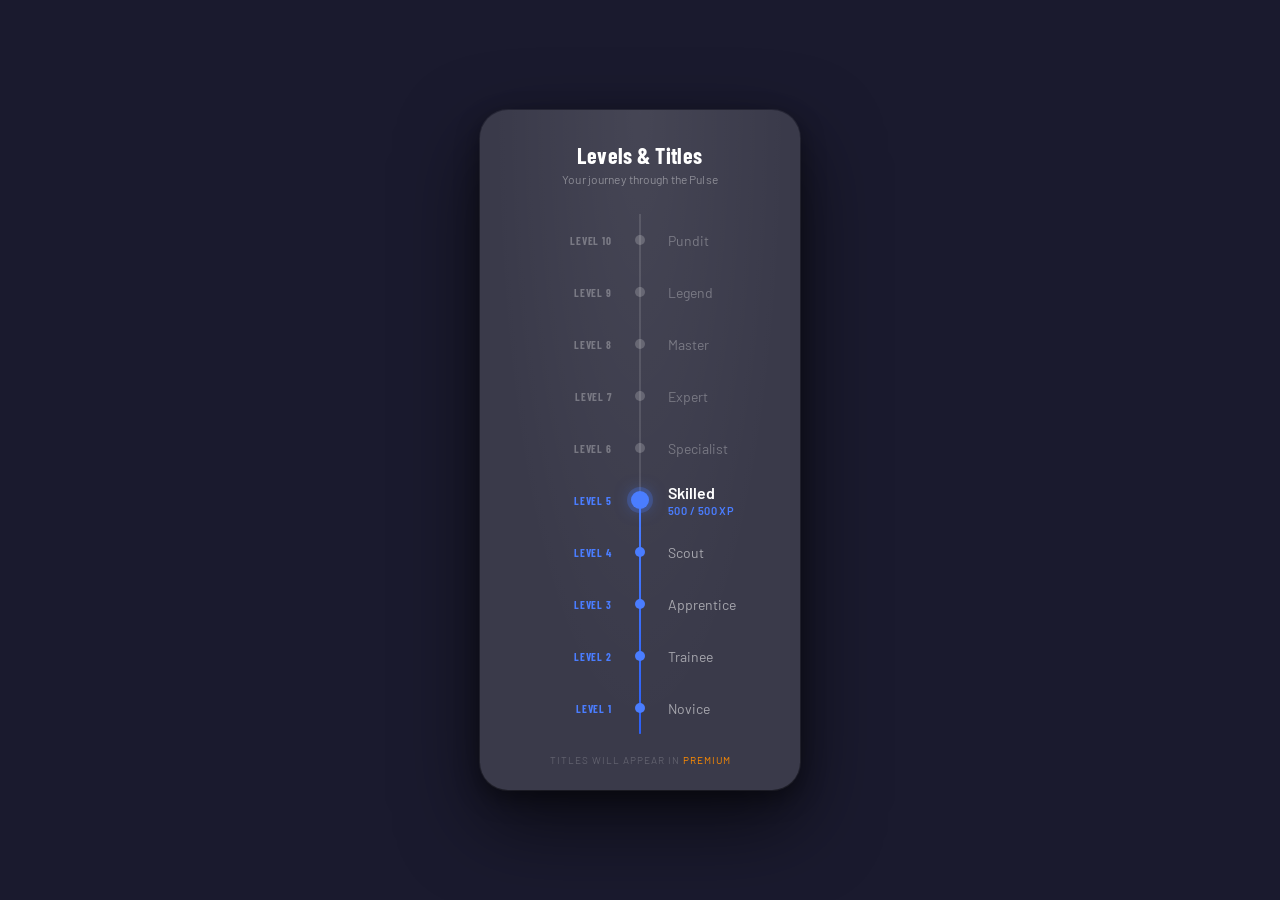
<file: level /index.html>
<!DOCTYPE html>
<html lang="en">
<head>
  <meta charset="UTF-8" />
  <meta name="viewport" content="width=device-width, initial-scale=1.0"/>
  <title>Levels & Titles</title>
  <link href="https://fonts.googleapis.com/css2?family=Barlow:wght@400;600;700&family=Barlow+Condensed:wght@600;700&display=swap" rel="stylesheet"/>
  <link rel="stylesheet" href="index.css"/>
</head>
<body>

  <div class="card">
    <div class="card-header">
      <h1>Levels &amp; Titles</h1>
      <p>Your journey through the Pulse</p>
    </div>

    <div class="timeline">
      <div class="track"><div class="track-fill"></div></div>

      <div class="level-row locked">
        <span class="level-label">LEVEL 10</span>
        <span class="dot"></span>
        <span class="level-title">Pundit</span>
      </div>

      <div class="level-row locked">
        <span class="level-label">LEVEL 9</span>
        <span class="dot"></span>
        <span class="level-title">Legend</span>
      </div>

      <div class="level-row locked">
        <span class="level-label">LEVEL 8</span>
        <span class="dot"></span>
        <span class="level-title">Master</span>
      </div>

      <div class="level-row locked">
        <span class="level-label">LEVEL 7</span>
        <span class="dot"></span>
        <span class="level-title">Expert</span>
      </div>

      <div class="level-row locked">
        <span class="level-label">LEVEL 6</span>
        <span class="dot"></span>
        <span class="level-title">Specialist</span>
      </div>

      <div class="level-row active">
        <span class="level-label">LEVEL 5</span>
        <span class="dot"></span>
        <span class="level-title">
          Skilled
          <span class="xp-badge">500 / 500 XP</span>
        </span>
      </div>

      <div class="level-row completed">
        <span class="level-label">LEVEL 4</span>
        <span class="dot"></span>
        <span class="level-title">Scout</span>
      </div>

      <div class="level-row completed">
        <span class="level-label">LEVEL 3</span>
        <span class="dot"></span>
        <span class="level-title">Apprentice</span>
      </div>

      <div class="level-row completed">
        <span class="level-label">LEVEL 2</span>
        <span class="dot"></span>
        <span class="level-title">Trainee</span>
      </div>

      <div class="level-row completed">
        <span class="level-label">LEVEL 1</span>
        <span class="dot"></span>
        <span class="level-title">Novice</span>
      </div>
    </div>

    <p class="footer-note">
      Titles will appear in <span class="premium">PREMIUM</span>
    </p>
  </div>

</body>
</html>
</file>
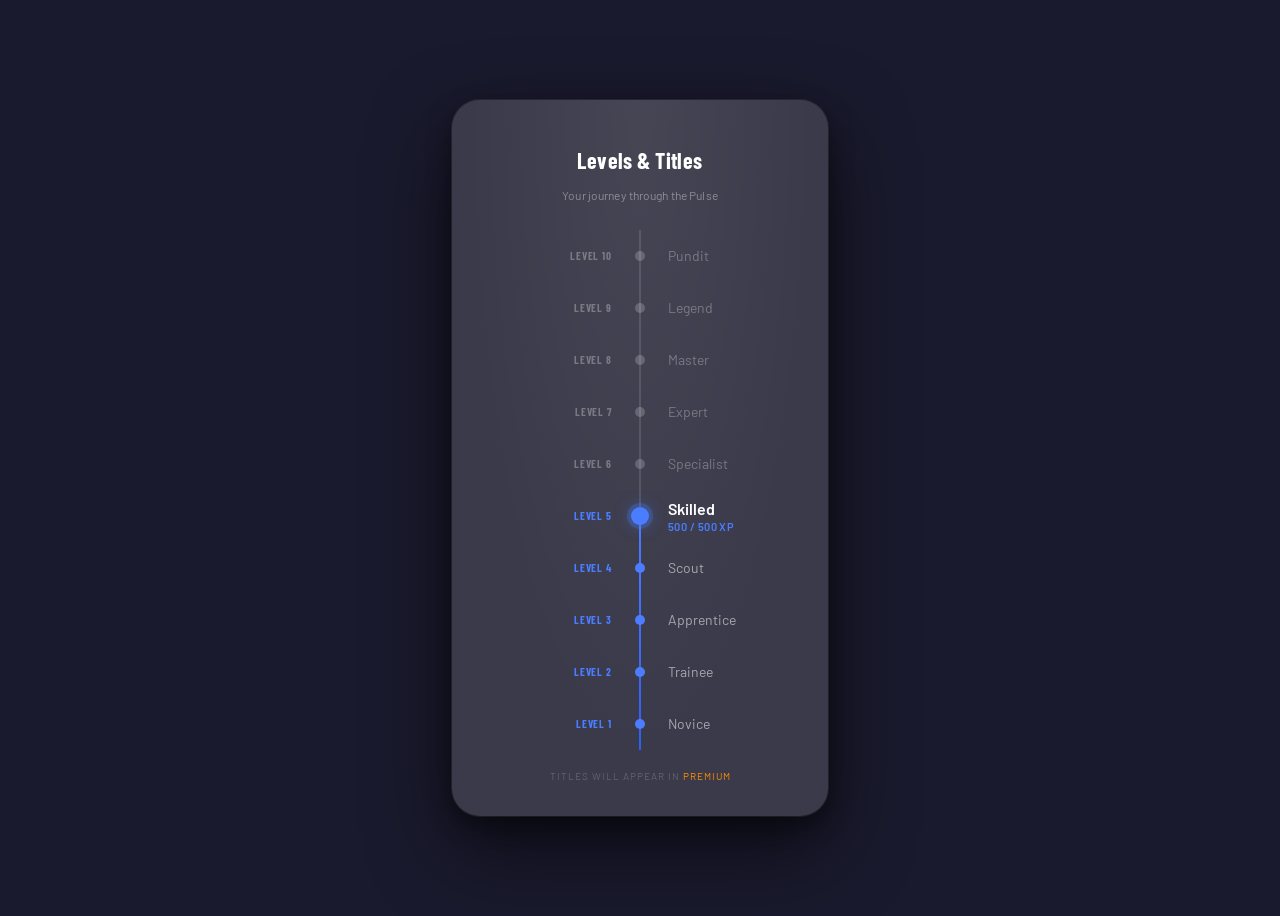
<file: level.html>
<!DOCTYPE html>
<html lang="en">
<head>
  <meta charset="UTF-8" />
  <meta name="viewport" content="width=device-width, initial-scale=1.0"/>
  <title>Levels & Titles</title>
  <link href="https://fonts.googleapis.com/css2?family=Barlow:wght@400;600;700&family=Barlow+Condensed:wght@600;700&display=swap" rel="stylesheet"/>
  <link rel="stylesheet" href="level.css"/>
</head>
<body>

  <div class="card">
    <div class="card-header">
      <h1>Levels &amp; Titles</h1>
      <p>Your journey through the Pulse</p>
    </div>

    <div class="timeline">
      <div class="track"><div class="track-fill"></div></div>

      <div class="level-row locked">
        <span class="level-label">LEVEL 10</span>
        <span class="dot"></span>
        <span class="level-title">Pundit</span>
      </div>

      <div class="level-row locked">
        <span class="level-label">LEVEL 9</span>
        <span class="dot"></span>
        <span class="level-title">Legend</span>
      </div>

      <div class="level-row locked">
        <span class="level-label">LEVEL 8</span>
        <span class="dot"></span>
        <span class="level-title">Master</span>
      </div>

      <div class="level-row locked">
        <span class="level-label">LEVEL 7</span>
        <span class="dot"></span>
        <span class="level-title">Expert</span>
      </div>

      <div class="level-row locked">
        <span class="level-label">LEVEL 6</span>
        <span class="dot"></span>
        <span class="level-title">Specialist</span>
      </div>

      <div class="level-row active">
        <span class="level-label">LEVEL 5</span>
        <span class="dot"></span>
        <span class="level-title">
          Skilled
          <span class="xp-badge">500 / 500 XP</span>
        </span>
      </div>

      <div class="level-row completed">
        <span class="level-label">LEVEL 4</span>
        <span class="dot"></span>
        <span class="level-title">Scout</span>
      </div>

      <div class="level-row completed">
        <span class="level-label">LEVEL 3</span>
        <span class="dot"></span>
        <span class="level-title">Apprentice</span>
      </div>

      <div class="level-row completed">
        <span class="level-label">LEVEL 2</span>
        <span class="dot"></span>
        <span class="level-title">Trainee</span>
      </div>

      <div class="level-row completed">
        <span class="level-label">LEVEL 1</span>
        <span class="dot"></span>
        <span class="level-title">Novice</span>
      </div>
    </div>

    <p class="footer-note">
      Titles will appear in <span class="premium">PREMIUM</span>
    </p>
  </div>

</body>
</html>
</file>
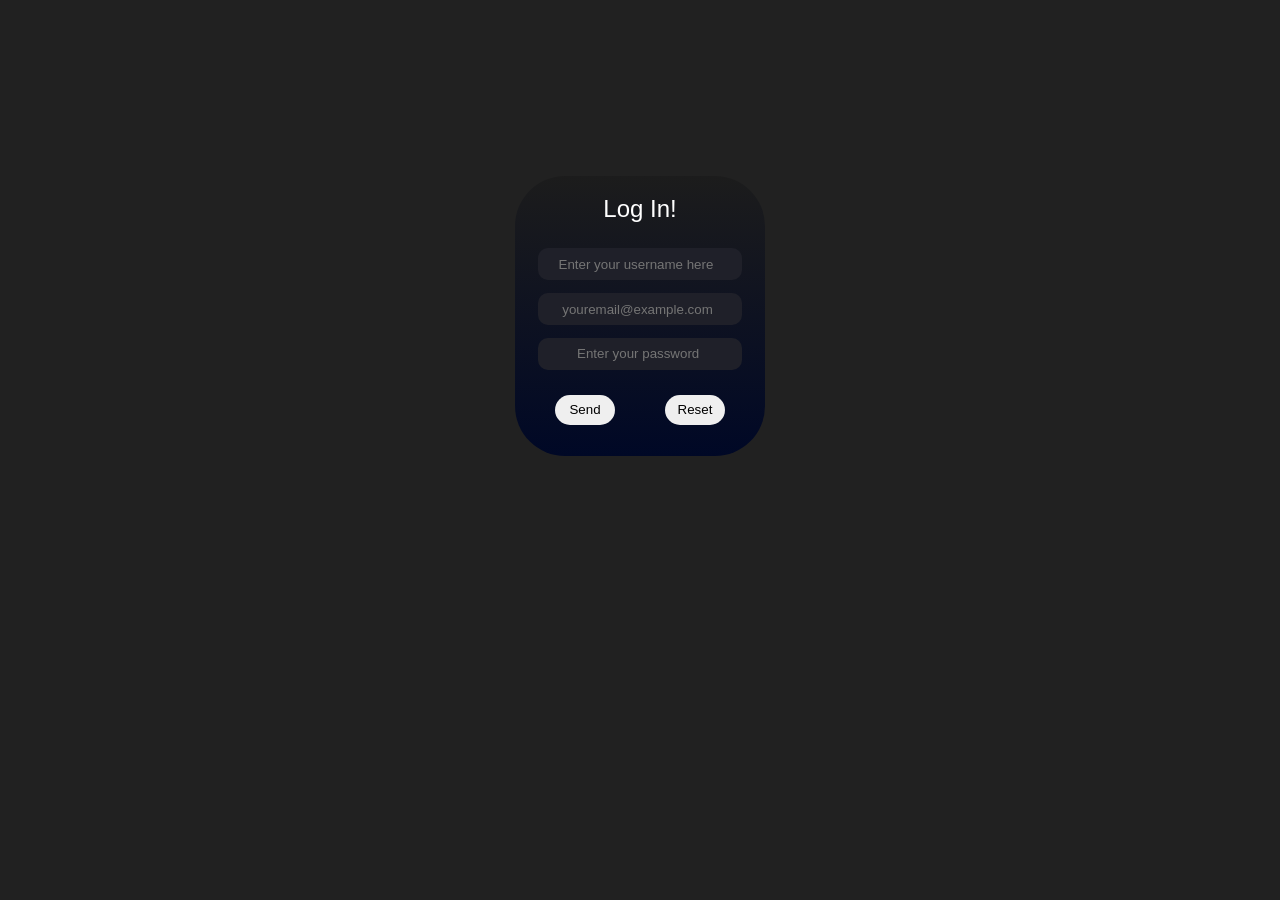
<file: login.html>
<!DOCTYPE html>
<html lang="en">
<head>
    <meta charset="UTF-8">
    <meta name="viewport" content="width=device-width, initial-scale=1.0">
    <title>Document</title>
    <link rel="stylesheet" href="login.css">
</head>
<body>
    <div class="login">
       <form action="gfu">
            <div>
             <p>Log In!</p>
            </div>
            <div class="user">
             <input type="text" value="" placeholder="     Enter your username here" required>
            </div>
            <br>
            <div class="email">
             <input type="email" name="yug" id="uyu" placeholder="      youremail@example.com" required>
            </div>
            <br>
            <div class="password">
                <input type="password" placeholder="          Enter your password">
            </div>
            <br>
            <div class="logs">
                <input type="submit" value="Send">
                <input type="reset" value="Reset">
            </div>
        </form>
    </div>
</body>
</html>
</file>
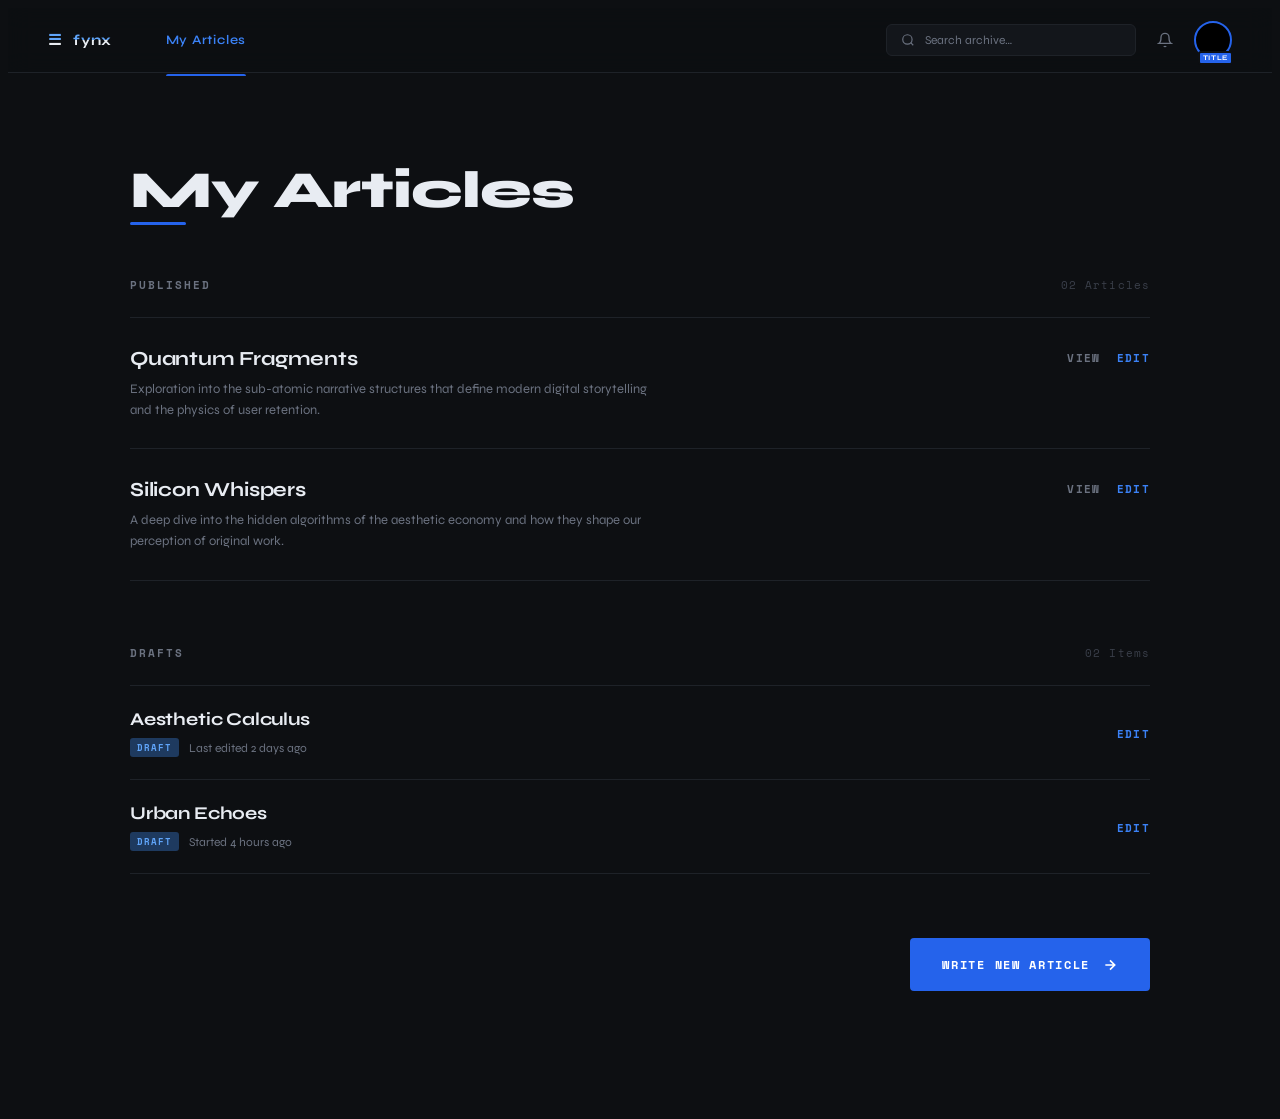
<file: mc.html>
<!DOCTYPE html>
<html lang="en">
<head>
  <meta charset="UTF-8" />
  <meta name="viewport" content="width=device-width, initial-scale=1.0" />
  <title>Midnight Editor — My Articles</title>
  <link href="https://fonts.googleapis.com/css2?family=Space+Mono:wght@400;700&family=Syne:wght@400;600;700;800&display=swap" rel="stylesheet" />
  <link rel="stylesheet" href="mc.css" />
</head>
<body>

  <!-- NAV -->
  <nav>
    <span class="nav-brand">fynx</span>
    <div class="nav-links">
      
      <a href="#" class="active">My Articles</a>
     
    </div>
    <div class="nav-right">
      <div class="search-box">
        <svg width="14" height="14" fill="none" stroke="currentColor" stroke-width="2" viewBox="0 0 24 24">
          <circle cx="11" cy="11" r="8"/><path d="M21 21l-4.35-4.35"/>
        </svg>
        <input type="text" placeholder="Search archive…" />
      </div>
      <div class="nav-bell">
        <svg width="16" height="16" fill="none" stroke="currentColor" stroke-width="2" viewBox="0 0 24 24">
          <path d="M18 8A6 6 0 0 0 6 8c0 7-3 9-3 9h18s-3-2-3-9"/>
          <path d="M13.73 21a2 2 0 0 1-3.46 0"/>
        </svg>
      </div>
      <div class="nav-avatar">
        <span class="title-badge">TITLE</span>
      </div>
    </div>
  </nav>
 
  <!-- MAIN -->
  <main>
    <h1 class="page-title">My Articles</h1>
    <div class="page-title-underline"></div> 


    <!-- PUBLISHED -->
    <div class="section-header">
      <span class="section-label">Published</span>
      <span class="section-count">02 Articles</span>
    </div>

    <div class="article-list">
      <div class="article-row">
        <div class="article-body">
          <div class="article-title">Quantum Fragments</div>
          <div class="article-excerpt">Exploration into the sub-atomic narrative structures that define modern digital storytelling and the physics of user retention.</div>
        </div>
        <div class="article-actions">
          <button class="btn-action btn-view">VIEW</button>
          <button class="btn-action btn-edit">EDIT</button>
        </div>
      </div>

      <div class="article-row">
        <div class="article-body">
          <div class="article-title">Silicon Whispers</div>
          <div class="article-excerpt">A deep dive into the hidden algorithms of the aesthetic economy and how they shape our perception of original work.</div>
        </div>
        <div class="article-actions">
          <button class="btn-action btn-view">VIEW</button>
          <button class="btn-action btn-edit">EDIT</button>
        </div>
      </div>
    </div>

    <!-- DRAFTS -->
    <div class="section-header">
      <span class="section-label">Drafts</span>
      <span class="section-count">02 Items</span>
    </div>

    <div class="article-list">
      <div class="draft-row">
        <div class="draft-left">
          <div class="draft-title">Aesthetic Calculus</div>
          <div class="draft-meta">
            <span class="draft-tag">DRAFT</span>
            <span class="draft-time">Last edited 2 days ago</span>
          </div>
        </div>
        <div class="draft-actions">
          <button class="btn-action btn-edit">EDIT</button>
        </div>
      </div>

      <div class="draft-row">
        <div class="draft-left">
          <div class="draft-title">Urban Echoes</div>
          <div class="draft-meta">
            <span class="draft-tag">DRAFT</span>
            <span class="draft-time">Started 4 hours ago</span>
          </div>
        </div>
        <div class="draft-actions">
          <button class="btn-action btn-edit">EDIT</button>
        </div>
      </div>
    </div>

    <div class="write-btn-wrapper">
      <button class="btn-write">
        WRITE NEW ARTICLE
        <svg width="16" height="16" fill="none" stroke="currentColor" stroke-width="2.5" viewBox="0 0 24 24">
          <path d="M5 12h14M12 5l7 7-7 7"/>
        </svg>
      </button>
    </div>
  </main>

</body>
</html>
</file>
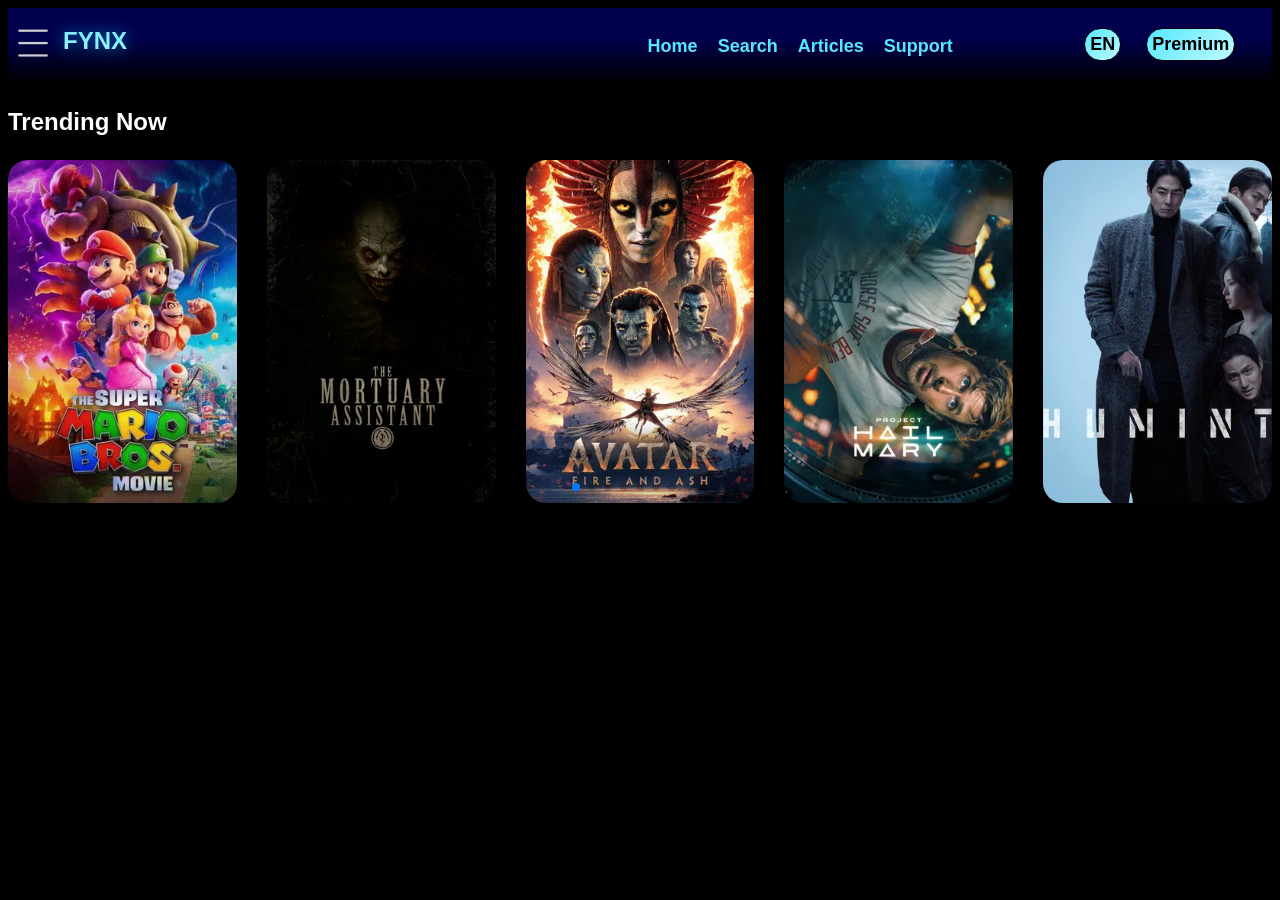
<file: swiper.html>
<!DOCTYPE html>
<html lang="en">
<head>
    <meta charset="UTF-8">
    <meta name="viewport" content="width=, initial-scale=1.0">
    <meta name="viewport" content="width=device-width, initial-scale=1.0">
    <title>Document</title>
    <link rel="stylesheet" href="https://cdn.jsdelivr.net/npm/swiper@11/swiper-bundle.min.css">
    <link rel="stylesheet" href="swiper.css">
</head>
<body>
 <nav>
    
     <img src="Nesrine/main-menu.png" id="menubutton" alt="menubutton"> 
    <div class="logo">
      <p>FYNX</p>
    </div> 
    <ul class="links">
            <a href="">Home</a>
            <a href="">Search</a>
            <a href="">Articles</a>
            <a href="">Support</a>
    </ul>
    <div class="btns">
        <button>EN</button>
        <button>Premium</button>
    </div>
 </nav>
 <div class="sidebar" id="sidebar">
    <img src="Nesrine/main-menu.png" alt="menu" id="btn">
    <div class="profiles">
    <img src="Nesrine/user (1).png" alt="profilepic" class="profile">
    <p class="n1">Username</p>
    <a href="">
    <div class="lvls">
        <img src="Nesrine/best-seller.png" alt="lvl" class="lvl">
        <p class="n2">level 1</p>
    </div>
    </a>
    </div>
    <div class="homes">
    <img src="Nesrine/home (1).png" alt="home" class="home">
    <p class="n3">Home</p>
    </div>
    <div class="articles">
    <img src="Nesrine/news (1).png" alt="articles" class="article">
    <p class="n4">Your Articles</p>
    </div>
    <div class="premiums">
    <img src="Nesrine/premium.png" alt="premium" class="premium">
    <p class="n5">Premium</p>
    </div>
    <div class="searches">
    <img src="Nesrine/search-interface-symbol.png" alt="search" class="searchsss">
    <p class="n6">Search</p>
    </div>
    <div class="settings">
    <img src="Nesrine/settings (1).png" alt="settings" class="setting">
    <p class="n7">Settings</p>
    </div>
    <div class="questions">
    <img src="Nesrine/question (1).png" alt="support" class="support">
    <p class="n8">Support</p>
    </div>
    <div class="persos">
    <img src="Nesrine/plugin.png" alt="support" class="perso">
    <p class="n9">Personality Test</p>
    </div>
 </div>
 <section>
    <p class="trend">Trending Now</p>
 </section>
 <section>
    <div class="swiper mySwiper">
     <div class="swiper-wrapper">
       <img src="Nesrine/mario.webp" class="swiper-slide" alt="menubutton"> 
       <img src="Nesrine/mortuary.webp" class="swiper-slide" alt="menubutton"> 
       <img src="Nesrine/avatar.webp" class="swiper-slide" alt="menubutton"> 
       <img src="Nesrine/hail.webp" class="swiper-slide" alt="menubutton"> 
       <img src="Nesrine/humint.webp" class="swiper-slide" alt="menubutton"> 
       <img src="Nesrine/demon.webp" class="swiper-slide" alt="menubutton"> 
       <img src="Nesrine/greenland.webp" class="swiper-slide" alt="menubutton"> 
       <img src="Nesrine/zootopia.webp" class="swiper-slide" alt="menubutton"> 
       <img src="Nesrine/silent hill.webp" class="swiper-slide" alt="menubutton"> 
     </div>
     <div class="swiper-pagination"></div>
    </div>
 </section>
    

  
    
    
    <script src="https://cdn.jsdelivr.net/npm/swiper@11/swiper-bundle.min.js"></script>
    <script src="swiper.js" ></script>
</body>
</html>
</file>
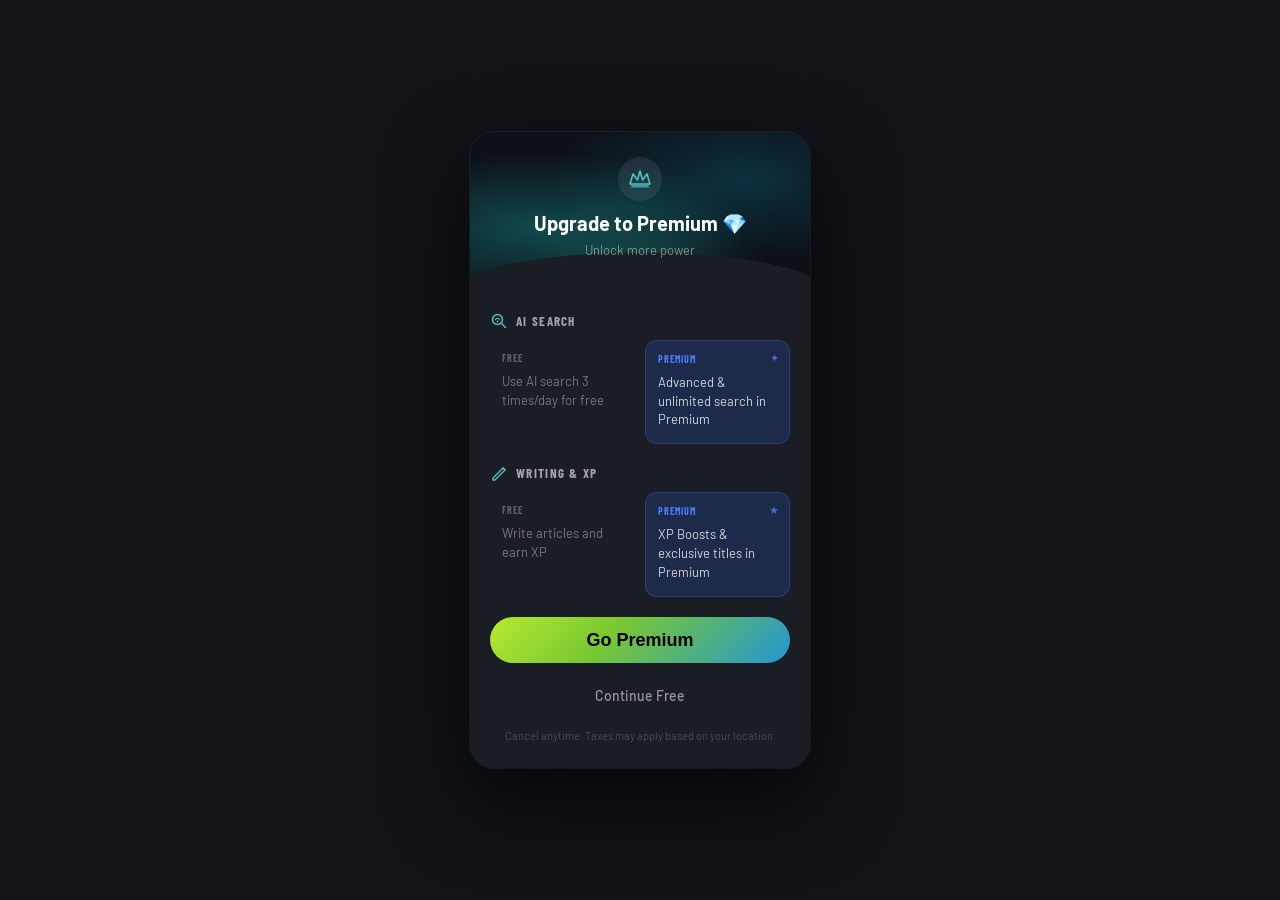
<file: premium/premium.html>
<!DOCTYPE html>
<html lang="en">
<head>
  <meta charset="UTF-8"/>
  <meta name="viewport" content="width=device-width, initial-scale=1.0"/>
  <title>Upgrade to Premium</title>
  <link href="https://fonts.googleapis.com/css2?family=Barlow:wght@400;600;700&family=Barlow+Condensed:wght@600;700&display=swap" rel="stylesheet"/>
  <link rel="stylesheet" href="premium.css">
 
</head>
<body>

  <div class="card">

    <!-- Wave header -->
    <div class="card-header">
      <div class="wave-bg"></div>
      <div class="header-content">
        <div class="crown-icon">
          <svg width="22" height="20" viewBox="0 0 22 20" fill="none">
            <path d="M1 15 L4 5 L8.5 11 L11 2 L13.5 11 L18 5 L21 15 Z" stroke="#4fc3c3" stroke-width="1.6" stroke-linejoin="round" fill="none"/>
            <rect x="2" y="16" width="18" height="2.5" rx="1.2" fill="#4fc3c3" opacity="0.7"/>
          </svg>
        </div>
        <h1>Upgrade to Premium 💎</h1>
        <p>Unlock more power</p>
      </div>
    </div>

    <!-- Body -->
    <div class="card-body">

      <!-- AI Search -->
      <div class="section">
        <div class="section-title">
          <svg width="18" height="18" viewBox="0 0 18 18" fill="none">
            <circle cx="7.5" cy="7.5" r="5" stroke="#4fc3c3" stroke-width="1.5"/>
            <path d="M11.5 11.5 L15.5 15.5" stroke="#4fc3c3" stroke-width="1.5" stroke-linecap="round"/>
            <path d="M5.5 7.5 Q7.5 5 9.5 7.5" stroke="#4fc3c3" stroke-width="1.2" stroke-linecap="round" fill="none"/>
            <circle cx="7.5" cy="9.5" r="0.9" fill="#4fc3c3"/>
          </svg>
          AI SEARCH
        </div>
        <div class="feature-row">
          <div class="feature-card free">
            <span class="badge free-badge">FREE</span>
            <p>Use AI search 3 times/day for free</p>
          </div>
          <div class="feature-card premium-card">
            <span class="badge premium-badge">PREMIUM</span>
            <span class="card-star">✦</span>
            <p>Advanced &amp; unlimited search in Premium</p>
          </div>
        </div>
      </div>

      <!-- Writing & XP -->
      <div class="section">
        <div class="section-title">
          <svg width="18" height="18" viewBox="0 0 18 18" fill="none">
            <path d="M3 14 L3 16 L5 16 L15 6 L13 4 Z" stroke="#4fc3c3" stroke-width="1.4" stroke-linejoin="round" fill="none"/>
            <path d="M13 4 L15 6" stroke="#4fc3c3" stroke-width="1.4" stroke-linecap="round"/>
          </svg>
          WRITING &amp; XP
        </div>
        <div class="feature-row">
          <div class="feature-card free">
            <span class="badge free-badge">FREE</span>
            <p>Write articles and earn XP</p>
          </div>
          <div class="feature-card premium-card">
            <span class="badge premium-badge">PREMIUM</span>
            <span class="card-star">★</span>
            <p>XP Boosts &amp; exclusive titles in Premium</p>
          </div>
        </div>
      </div>

      <!-- CTA -->
      <button class="go-premium-btn">
        <span class="btn-bottom">Go Premium</span>
      </button>

      <button class="continue-free-btn">Continue Free</button>

      <p class="fine-print">Cancel anytime. Taxes may apply based on your location.</p>

    </div>
  </div>

</body>
</html>
</file>
<file: level /index.css>
*, *::before, *::after {
  box-sizing: border-box;
  margin: 0;
  padding: 0;
}

body {
  min-height: 100vh;
  display: flex;
  align-items: center;
  justify-content: center;
  background: #1a1a2e;
  font-family: 'Barlow', sans-serif;
}

/* ── Card ── */
.card {
  width: 320px;
  min-height: 580px;
  background: #3a3a4a;
  border-radius: 28px;
  padding: 32px 28px 24px;
  position: relative;
  overflow: hidden;
  box-shadow:
    0 0 0 1px rgba(255, 255, 255, 0.07),
    0 32px 80px rgba(0, 0, 0, 0.6),
    0 8px 24px rgba(0, 0, 0, 0.4);
}

.card::before {
  content: '';
  position: absolute;
  inset: 0;
  background: radial-gradient(ellipse at 50% 0%, rgba(255, 255, 255, 0.06) 0%, transparent 65%);
  pointer-events: none;
  border-radius: inherit;
}

/* ── Header ── */
.card-header {
  text-align: center;
  margin-bottom: 28px;
}

.card-header h1 {
  font-family: 'Barlow Condensed', sans-serif;
  font-size: 22px;
  font-weight: 700;
  color: #ffffff;
  letter-spacing: 0.02em;
}

.card-header p {
  font-size: 12px;
  color: rgba(255, 255, 255, 0.4);
  margin-top: 4px;
  letter-spacing: 0.01em;
}

/* ── Timeline ── */
.timeline {
  position: relative;
  display: flex;
  flex-direction: column;
  gap: 0;
}

.track {
  position: absolute;
  left: 50%;
  transform: translateX(-50%);
  top: 0;
  bottom: 0;
  width: 2px;
  background: rgba(255, 255, 255, 0.12);
  z-index: 0;
}

.track-fill {
  position: absolute;
  bottom: 0;
  left: 0;
  width: 100%;
  height: calc(4 * 52px + 26px);
  background: linear-gradient(to top, #2c5ff5, #4a7dff);
  border-radius: 2px;
}

/* ── Level Row ── */
.level-row {
  position: relative;
  display: grid;
  grid-template-columns: 1fr 24px 1fr;
  align-items: center;
  height: 52px;
  z-index: 1;
}

/* ── Level Label (left) ── */
.level-label {
  text-align: right;
  padding-right: 16px;
  font-family: 'Barlow Condensed', sans-serif;
  font-size: 11px;
  font-weight: 700;
  letter-spacing: 0.08em;
  color: rgba(255, 255, 255, 0.3);
  transition: color 0.2s;
}

.level-row.active .level-label,
.level-row.completed .level-label {
  color: #4a7dff;
}

/* ── Dot (center) ── */
.dot {
  width: 10px;
  height: 10px;
  border-radius: 50%;
  background: rgba(255, 255, 255, 0.2);
  justify-self: center;
  position: relative;
  transition: transform 0.2s;
}

.level-row.completed .dot {
  background: #4a7dff;
  width: 10px;
  height: 10px;
}

.level-row.active .dot {
  background: #4a7dff;
  width: 18px;
  height: 18px;
  box-shadow:
    0 0 0 4px rgba(74, 125, 255, 0.25),
    0 0 16px rgba(74, 125, 255, 0.5);
}

/* ── Level Title (right) ── */
.level-title {
  padding-left: 16px;
  font-size: 14px;
  font-weight: 400;
  color: rgba(255, 255, 255, 0.3);
}

.level-row.active .level-title {
  color: #ffffff;
  font-weight: 600;
  font-size: 16px;
}

.level-row.completed .level-title {
  color: rgba(255, 255, 255, 0.55);
}

/* ── XP Badge ── */
.xp-badge {
  display: block;
  font-size: 11px;
  font-weight: 600;
  color: #4a7dff;
  margin-top: 2px;
  letter-spacing: 0.04em;
}

/* ── Footer ── */
.footer-note {
  text-align: center;
  margin-top: 20px;
  font-size: 10px;
  letter-spacing: 0.1em;
  color: rgba(255, 255, 255, 0.2);
  text-transform: uppercase;
}

.footer-note .premium {
  color: #FF8C00;
  letter-spacing: 0.1em;
}
</file>
<file: level.css>
*::before, *::after {
  box-sizing: border-box;
  margin: 0;
  padding: 0;
}

body {
  min-height: 100vh;
  display: flex;
  align-items: center;
  justify-content: center;
  background: #1a1a2e;
  font-family: 'Barlow', sans-serif;
}

/* ── Card ── */
.card {
  width: 320px;
  min-height: 580px;
  background: #3a3a4a;
  border-radius: 28px;
  padding: 32px 28px 24px;
  position: relative;
  overflow: hidden;
  box-shadow:
    0 0 0 1px rgba(255, 255, 255, 0.07),
    0 32px 80px rgba(0, 0, 0, 0.6),
    0 8px 24px rgba(0, 0, 0, 0.4);
}

.card::before {
  content: '';
  position: absolute;
  inset: 0;
  background: radial-gradient(ellipse at 50% 0%, rgba(255, 255, 255, 0.06) 0%, transparent 65%);
  pointer-events: none;
  border-radius: inherit;
}

/* ── Header ── */
.card-header {
  text-align: center;
  margin-bottom: 28px;
}

.card-header h1 {
  font-family: 'Barlow Condensed', sans-serif;
  font-size: 22px;
  font-weight: 700;
  color: #ffffff;
  letter-spacing: 0.02em;
}

.card-header p {
  font-size: 12px;
  color: rgba(255, 255, 255, 0.4);
  margin-top: 4px;
  letter-spacing: 0.01em;
}

/* ── Timeline ── */
.timeline {
  position: relative;
  display: flex;
  flex-direction: column;
  gap: 0;
}

.track {
  position: absolute;
  left: 50%;
  transform: translateX(-50%);
  top: 0;
  bottom: 0;
  width: 2px;
  background: rgba(255, 255, 255, 0.12);
  z-index: 0;
}

.track-fill {
  position: absolute;
  bottom: 0;
  left: 0;
  width: 100%;
  height: calc(4 * 52px + 26px);
  background: linear-gradient(to top, #2c5ff5, #4a7dff);
  border-radius: 2px;
}

/* ── Level Row ── */
.level-row {
  position: relative;
  display: grid;
  grid-template-columns: 1fr 24px 1fr;
  align-items: center;
  height: 52px;
  z-index: 1;
}

/* ── Level Label (left) ── */
.level-label {
  text-align: right;
  padding-right: 16px;
  font-family: 'Barlow Condensed', sans-serif;
  font-size: 11px;
  font-weight: 700;
  letter-spacing: 0.08em;
  color: rgba(255, 255, 255, 0.3);
  transition: color 0.2s;
}

.level-row.active .level-label,
.level-row.completed .level-label {
  color: #4a7dff;
}

/* ── Dot (center) ── */
.dot {
  width: 10px;
  height: 10px;
  border-radius: 50%;
  background: rgba(255, 255, 255, 0.2);
  justify-self: center;
  position: relative;
  transition: transform 0.2s;
}

.level-row.completed .dot {
  background: #4a7dff;
  width: 10px;
  height: 10px;
}

.level-row.active .dot {
  background: #4a7dff;
  width: 18px;
  height: 18px;
  box-shadow:
    0 0 0 4px rgba(74, 125, 255, 0.25),
    0 0 16px rgba(74, 125, 255, 0.5);
}

/* ── Level Title (right) ── */
.level-title {
  padding-left: 16px;
  font-size: 14px;
  font-weight: 400;
  color: rgba(255, 255, 255, 0.3);
}

.level-row.active .level-title {
  color: #ffffff;
  font-weight: 600;
  font-size: 16px;
}

.level-row.completed .level-title {
  color: rgba(255, 255, 255, 0.55);
}

/* ── XP Badge ── */
.xp-badge {
  display: block;
  font-size: 11px;
  font-weight: 600;
  color: #4a7dff;
  margin-top: 2px;
  letter-spacing: 0.04em;
}

/* ── Footer ── */
.footer-note {
  text-align: center;
  margin-top: 20px;
  font-size: 10px;
  letter-spacing: 0.1em;
  color: rgba(255, 255, 255, 0.2);
  text-transform: uppercase;
}

.footer-note .premium {
  color: #FF8C00;
  letter-spacing: 0.1em;
}
</file>
<file: login.css>
form {
    color: white;
    font-family: 'Montserrat', sans-serif;
    border: transparent;
    background: linear-gradient(180deg, #1C1C1C 0%, #000826 100%); 
    position: relative;
    top: 60%;
    width: 250px;
    height: 280px;
    display: flex;
    flex-direction: column;
    justify-content: center;
    align-items: center;
    border-radius: 50px;
    font-size: x-large;
}
body {
    background-color: #212121;
    display: flex;
    justify-content: center;
}
.user input {
    border: transparent;
    border-radius: 10px;
    background-color: #1f2029;
    height: 30px;
    width: 200px;
    color: white;
}
.password input {
    border: transparent;
    border-radius: 10px;
    background-color: #1f2029;
    height: 30px;
    width: 200px;
    position: relative;
    top: -100%;
    color: white;
}
.email input {
    border: transparent;
    border-radius: 10px;
    background-color: #1f2029;
    height: 30px;
    width: 200px;
    position: relative;
    top: -50%;
    color: white;
}
.logs input {
    border: transparent;
    border-radius: 20px;
    height: 30px;
    width: 60px;
}
.logs {
    display: flex;
    gap: 50px;
    position: relative;
    top: -13%;
}
.logs input:hover {
    background: linear-gradient(180deg, #1C1C1C 0%, #123bcf 100%); 
    color: white;
}
</file>
<file: mc.css>
*::before, *::after { box-sizing: border-box; margin: 0; padding: 0; }

/* ── VARIABLES ── */
:root {
  --bg:             #0d0f12;
  --surface:        #13161b;
  --border:         #1e2228;
  --muted:          #3a3f4a;
  --dim:            #6b7280;
  --text:           #c8cdd6;
  --bright:         #e8ecf2;
  --accent:         #2563eb;
  --accent-hl:      #3b82f6;
  --draft-tag:      #1e3a5f;
  --draft-tag-text: #60a5fa;
}

/* ── BASE ── */
html, body {
  background: var(--bg);
  color: var(--text);
  font-family: 'Syne', sans-serif;
  min-height: 100vh;
  -webkit-font-smoothing: antialiased;
}

/* ── NAV ── */
nav {
  display: flex;
  align-items: center;
  padding: 0 40px;
  height: 64px;
  border-bottom: 1px solid var(--border);
  position: sticky;
  top: 0;
  background: rgba(13, 15, 18, .92);
  backdrop-filter: blur(12px);
  z-index: 100;
}

.nav-brand {
  font-size: 15px;
  font-weight: 700;
  letter-spacing: .02em;
  margin-right: 40px;
  white-space: nowrap;
  background: linear-gradient(to bottom, #60a5fa 50%, #e8ecf2 50%);
  -webkit-background-clip: text;
  -webkit-text-fill-color: transparent;
  background-clip: text;
}
.nav-links {
  display: flex;
  gap: 6px;
  flex: 1;
}

.nav-links a {
  text-decoration: none;
  font-size: 13px;
  font-weight: 600;
  letter-spacing: .06em;
  color: var(--dim);
  padding: 6px 14px;
  border-radius: 4px;
  transition: color .2s;
  position: relative;
}

.nav-links a:hover { color: var(--text); }

.nav-links a.active { color: var(--accent-hl); }

.nav-links a.active::after {
  content: '';
  position: absolute;
  bottom: -22px;
  left: 14px;
  right: 14px;
  height: 2px;
  background: var(--accent);
  border-radius: 2px 2px 0 0;
}

.nav-right {
  display: flex;
  align-items: center;
  gap: 12px;
}

.search-box {
  display: flex;
  align-items: center;
  gap: 8px;
  background: var(--surface);
  border: 1px solid var(--border);
  border-radius: 6px;
  padding: 7px 14px;
  width: 220px;
  transition: border-color .2s;
}

.search-box:focus-within { border-color: var(--accent); }

.search-box svg { flex-shrink: 0; color: var(--dim); }

.search-box input {
  background: none;
  border: none;
  outline: none;
  font-family: 'Syne', sans-serif;
  font-size: 12px;
  color: var(--text);
  width: 100%;
}

.search-box input::placeholder { color: var(--dim); }

.nav-bell {
  width: 34px;
  height: 34px;
  display: flex;
  align-items: center;
  justify-content: center;
  border-radius: 50%;
  color: var(--dim);
  cursor: pointer;
  transition: background .2s, color .2s;
}

.nav-bell:hover { background: var(--surface); color: var(--text); }

.nav-avatar {
  width: 34px;
  height: 34px;
  border-radius: 50%;
  background: #000;
  border: 2px solid var(--accent);
  display: flex;
  align-items: flex-end;
  justify-content: center;
  font-size: 10px;
  font-weight: 700;
  letter-spacing: .08em;
  color: #fff;
  cursor: pointer;
  position: relative;
}
.nav-brand::before {
  content: '☰';
  margin-right: 12px;
  cursor: pointer;
}
.nav-avatar .title-badge {
  position: absolute;
  bottom: -8px;
  right: -3px;
  background: var(--accent);
  border: 2px solid var(--bg);
  border-radius: 3px;
  font-size: 7px;
  font-weight: 700;
  letter-spacing: 0.1em;
  padding: 1px 3px;
  color: #fff;
  white-space: nowrap;
}
main {
  max-width: 1020px;
  margin: 0 auto;
  padding: 56px 40px 120px;
}

.page-title {
  font-size: clamp(36px, 5vw, 52px);
  font-weight: 800;
  color: var(--bright);
  letter-spacing: -.02em;
  line-height: 1;
  margin-bottom: 6px;
  white-space: nowrap;
}

.page-title-underline {
  width: 56px;
  height: 3px;
  background: var(--accent);
  border-radius: 2px;
  margin-bottom: 52px;
}

/* ── SECTION HEADER ── */
.section-header {
  display: flex;
  align-items: center;
  justify-content: space-between;
  margin-bottom: 24px;
}

.section-label {
  font-family: 'Space Mono', monospace;
  font-size: 11px;
  font-weight: 700;
  letter-spacing: .18em;
  color: var(--dim);
  text-transform: uppercase;
}

.section-count {
  font-family: 'Space Mono', monospace;
  font-size: 11px;
  letter-spacing: .1em;
  color: var(--muted);
}

/* ── ARTICLE LIST ── */
.article-list {
  border-top: 1px solid var(--border);
  margin-bottom: 64px;
}

/* ── PUBLISHED ARTICLE ROW ── */
.article-row {
  display: flex;
  align-items: flex-start;
  justify-content: space-between;
  gap: 24px;
  padding: 28px 0;
  border-bottom: 1px solid var(--border);
  position: relative;
}

.article-row::before {
  content: '';
  position: absolute;
  inset: 0 -20px;
  border-radius: 8px;
  background: transparent;
  transition: background .18s;
  z-index: 0;
  pointer-events: none;
}

.article-row:hover::before { background: rgba(255, 255, 255, .02); }

.article-body { position: relative; z-index: 1; }

.article-title {
  font-size: 20px;
  font-weight: 700;
  color: var(--bright);
  letter-spacing: -.01em;
  margin-bottom: 8px;
  transition: color .2s;
}

.article-row:hover .article-title { color: #fff; }

.article-excerpt {
  font-size: 13px;
  font-weight: 400;
  color: var(--dim);
  line-height: 1.6;
  max-width: 520px;
}

.article-actions {
  display: flex;
  gap: 16px;
  align-items: center;
  flex-shrink: 0;
  position: relative;
  z-index: 1;
  padding-top: 4px;
}

/* ── BUTTONS ── */
.btn-action {
  font-family: 'Space Mono', monospace;
  font-size: 11px;
  font-weight: 700;
  letter-spacing: .12em;
  cursor: pointer;
  border: none;
  background: none;
  padding: 0;
  transition: color .2s;
}

.btn-view { color: var(--dim); }
.btn-view:hover { color: var(--text); }

.btn-edit { color: var(--accent-hl); }
.btn-edit:hover { color: #93c5fd; }

/* ── DRAFT ROW ── */
.draft-row {
  display: flex;
  align-items: center;
  justify-content: space-between;
  gap: 24px;
  padding: 22px 0;
  border-bottom: 1px solid var(--border);
  position: relative;
}

.draft-row::before {
  content: '';
  position: absolute;
  inset: 0 -20px;
  border-radius: 8px;
  background: transparent;
  transition: background .18s;
  z-index: 0;
  pointer-events: none;
}

.draft-row:hover::before { background: rgba(255, 255, 255, .02); }

.draft-left { position: relative; z-index: 1; }

.draft-title {
  font-size: 18px;
  font-weight: 700;
  color: var(--bright);
  letter-spacing: -.01em;
  margin-bottom: 8px;
}

.draft-meta {
  display: flex;
  align-items: center;
  gap: 10px;
}

.draft-tag {
  background: var(--draft-tag);
  color: var(--draft-tag-text);
  font-family: 'Space Mono', monospace;
  font-size: 9px;
  font-weight: 700;
  letter-spacing: .12em;
  padding: 3px 7px;
  border-radius: 3px;
}

.draft-time {
  font-size: 12px;
  color: var(--dim);
}
.draft-actions { position: relative; z-index: 1; }

/* ── WRITE BUTTON ── */
.write-btn-wrapper {
  display: flex;
  justify-content: flex-end;
  margin-top: 40px;
}

.btn-write {
  display: inline-flex;
  align-items: center;
  gap: 12px;
  background: var(--accent);
  color: #fff;
  font-family: 'Space Mono', monospace;
  font-size: 12px;
  font-weight: 700;
  letter-spacing: .14em;
  padding: 18px 32px;
  border: none;
  cursor: pointer;
  border-radius: 4px;
  transition: background .2s, transform .15s;
}

.btn-write:hover {
  background: var(--accent-hl);
  transform: translateY(-1px);
}

.btn-write svg { transition: transform .2s; }
.btn-write:hover svg { transform: translateX(4px); }

/* ── ANIMATIONS ── */
@keyframes fadeUp {
  from { opacity: 0; transform: translateY(16px); }
  to   { opacity: 1; transform: translateY(0); }
}

.page-title          { animation: fadeUp .5s ease both; }
.page-title-underline { animation: fadeUp .5s .08s ease both; }
.section-header      { animation: fadeUp .5s .14s ease both; opacity: 0; animation-fill-mode: forwards; }
.article-list        { animation: fadeUp .5s .20s ease both; opacity: 0; animation-fill-mode: forwards; }
.write-btn-wrapper   { animation: fadeUp .5s .36s ease both; opacity: 0; animation-fill-mode: forwards; }
</file>
<file: premium/premium.css>
*, *::before, *::after { box-sizing: border-box; margin: 0; padding: 0; }

    body {
      min-height: 100vh;
      display: flex;
      align-items: center;
      justify-content: center;
      background: #111318;
      font-family: 'Barlow', sans-serif;
    }

    /* ── Card ── */
    .card {
      width: 340px;
      background: #1a1d24;
      border-radius: 24px;
      overflow: hidden;
      box-shadow:
        0 0 0 1px rgba(255,255,255,0.06),
        0 32px 80px rgba(0,0,0,0.7);
    }

    /* ── Header ── */
    .card-header {
      position: relative;
      height: 160px;
      overflow: hidden;
      background: #0d1117;
    }

    .wave-bg {
      position: absolute;
      inset: 0;
      background:
        radial-gradient(ellipse at 20% 60%, rgba(20,120,120,0.55) 0%, transparent 55%),
        radial-gradient(ellipse at 80% 30%, rgba(10,80,100,0.5) 0%, transparent 50%),
        radial-gradient(ellipse at 50% 100%, rgba(30,160,140,0.3) 0%, transparent 50%);
    }

    .wave-bg::after {
      content: '';
      position: absolute;
      bottom: -1px;
      left: 0; right: 0;
      height: 40px;
      background: #1a1d24;
      clip-path: ellipse(55% 100% at 50% 100%);
    }

    .header-content {
      position: relative;
      z-index: 1;
      display: flex;
      flex-direction: column;
      align-items: center;
      justify-content: center;
      height: 100%;
      gap: 6px;
      padding-bottom: 8px;
    }

    .crown-icon {
      width: 44px; height: 44px;
      border-radius: 50%;
      background: rgba(255,255,255,0.08);
      display: flex; align-items: center; justify-content: center;
      margin-bottom: 4px;
    }

    .header-content h1 {
      font-size: 20px;
      font-weight: 700;
      color: #fff;
      text-align: center;
    }

    .header-content p {
      font-size: 13px;
      color: rgba(255,255,255,0.45);
    }

    /* ── Body ── */
    .card-body {
      padding: 20px 20px 24px;
      display: flex;
      flex-direction: column;
      gap: 20px;
    }

    /* ── Section ── */
    .section { display: flex; flex-direction: column; gap: 10px; }

    .section-title {
      display: flex;
      align-items: center;
      gap: 8px;
      font-family: 'Barlow Condensed', sans-serif;
      font-size: 13px;
      font-weight: 700;
      letter-spacing: 0.1em;
      color: rgba(255,255,255,0.6);
    }

    /* ── Feature Row ── */
    .feature-row {
      display: grid;
      grid-template-columns: 1fr 1fr;
      gap: 10px;
    }

    /* ── Feature Card ── */
    .feature-card {
      border-radius: 12px;
      padding: 12px 12px 14px;
      position: relative;
      display: flex;
      flex-direction: column;
      gap: 8px;
    }

    .feature-card.free {
      background: transparent;
    }

    .feature-card.premium-card {
      background: #1e2a4a;
      border: 1px solid rgba(74,125,255,0.25);
    }

    .feature-card p {
      font-size: 13px;
      line-height: 1.45;
      color: rgba(255,255,255,0.8);
    }

    .feature-card.free p {
      color: rgba(255,255,255,0.4);
    }

    /* ── Badges ── */
    .badge {
      font-family: 'Barlow Condensed', sans-serif;
      font-size: 10px;
      font-weight: 700;
      letter-spacing: 0.1em;
      display: inline-block;
    }

    .free-badge { color: rgba(255,255,255,0.3); }
    .premium-badge { color: #4a7dff; }

    .card-star {
      position: absolute;
      top: 10px; right: 10px;
      font-size: 11px;
      color: #4a7dff;
      opacity: 0.8;
    }

    /* ── Go Premium Button ── */
    .go-premium-btn {
      width: 100%;
      padding: 14px 0;
      border-radius: 50px;
      border: none;
      cursor: pointer;
      background: linear-gradient(135deg, #b8e832 0%, #78c832 40%, #2496d4 100%);
      display: flex;
      flex-direction: column;
      align-items: center;
      justify-content: center;
      gap: 1px;
      transition: opacity 0.2s, transform 0.15s;
    }

    .go-premium-btn:hover { opacity: 0.92; transform: scale(1.01); }
    .go-premium-btn:active { transform: scale(0.98); }

    .btn-top {
      font-size: 14px;
      font-weight: 400;
      color: rgba(0,0,0,0.7);
      line-height: 1;
    }

    .btn-bottom {
      font-size: 18px;
      font-weight: 700;
      color: #000;
      line-height: 1;
    }

    /* ── Continue Free ── */
    .continue-free-btn {
      background: transparent;
      border: none;
      cursor: pointer;
      font-size: 14px;
      font-weight: 500;
      color: rgba(255,255,255,0.55);
      text-align: center;
      width: 100%;
      padding: 4px 0;
      transition: color 0.2s;
      font-family: 'Barlow', sans-serif;
    }

    .continue-free-btn:hover { color: rgba(255,255,255,0.85); }

    /* ── Fine Print ── */
    .fine-print {
      font-size: 11px;
      color: rgba(255,255,255,0.2);
      text-align: center;
      line-height: 1.5;
      padding: 0 8px;
    }
</file>
